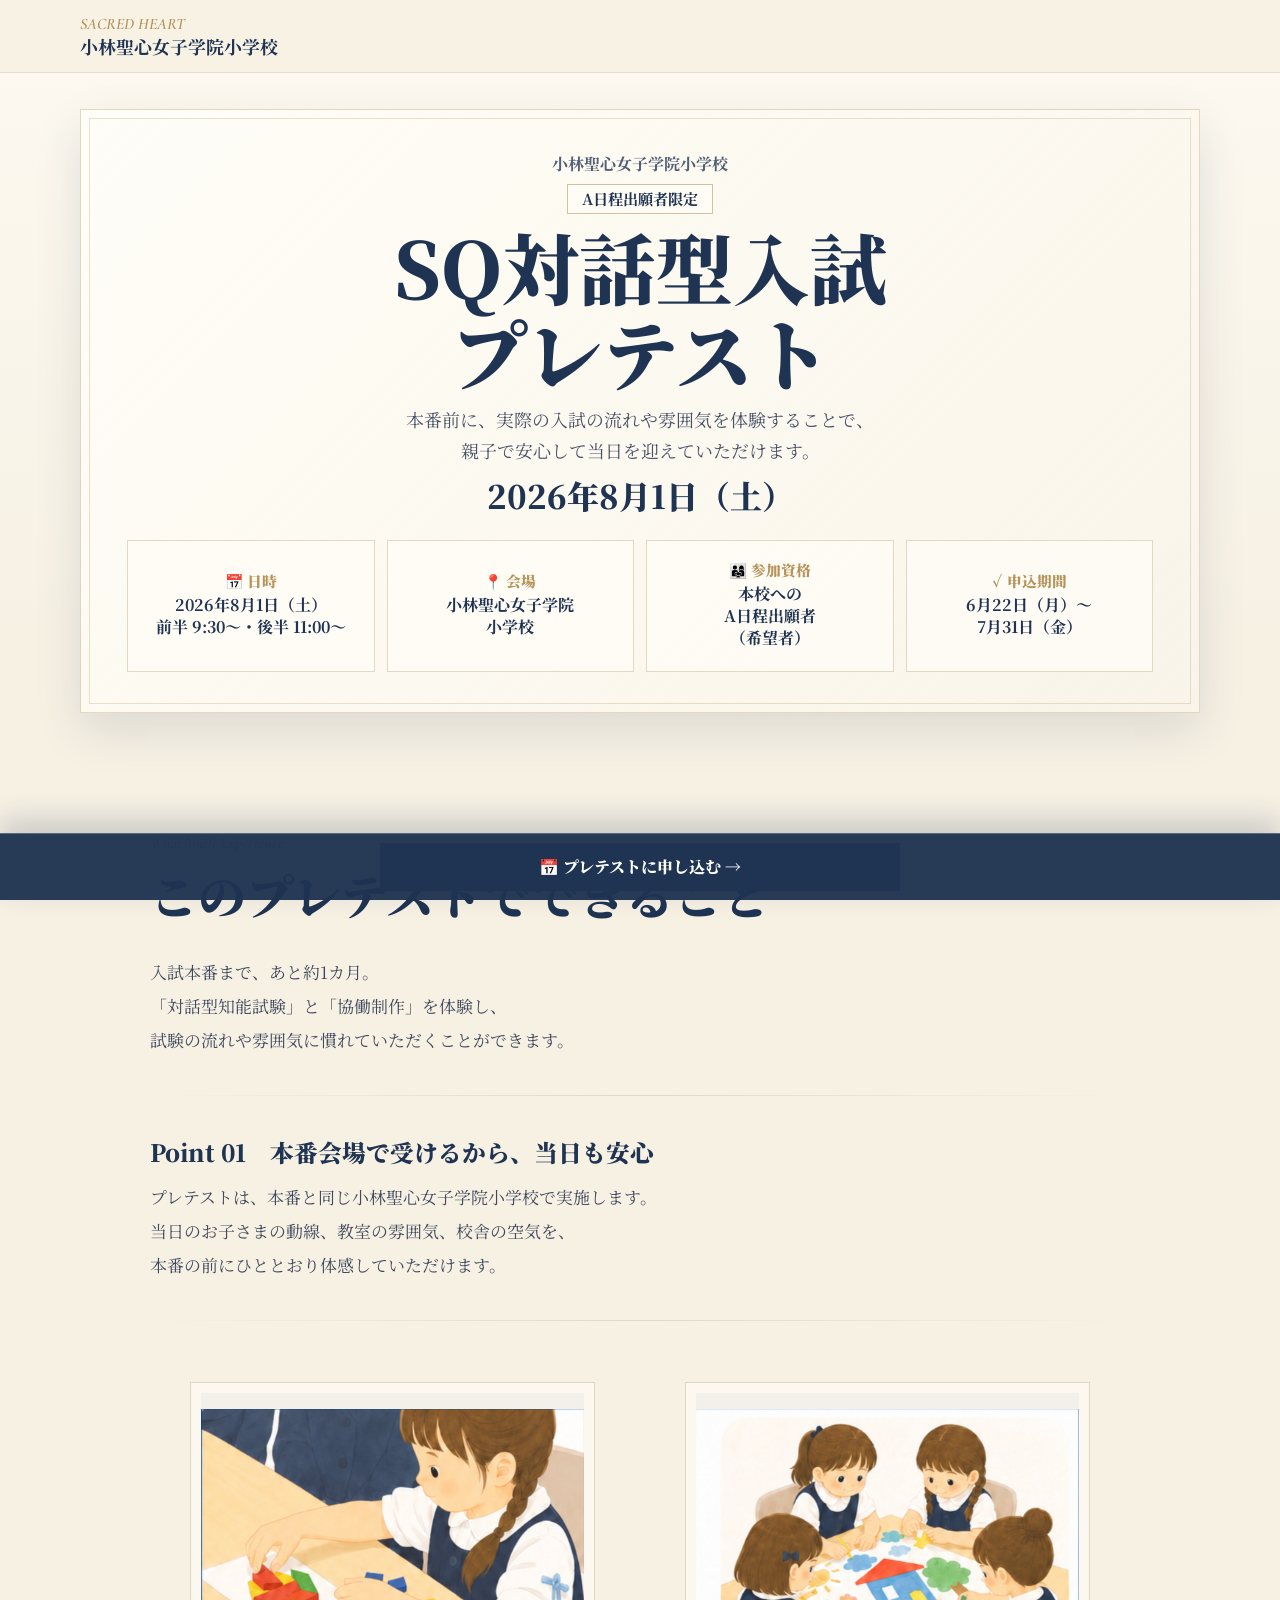
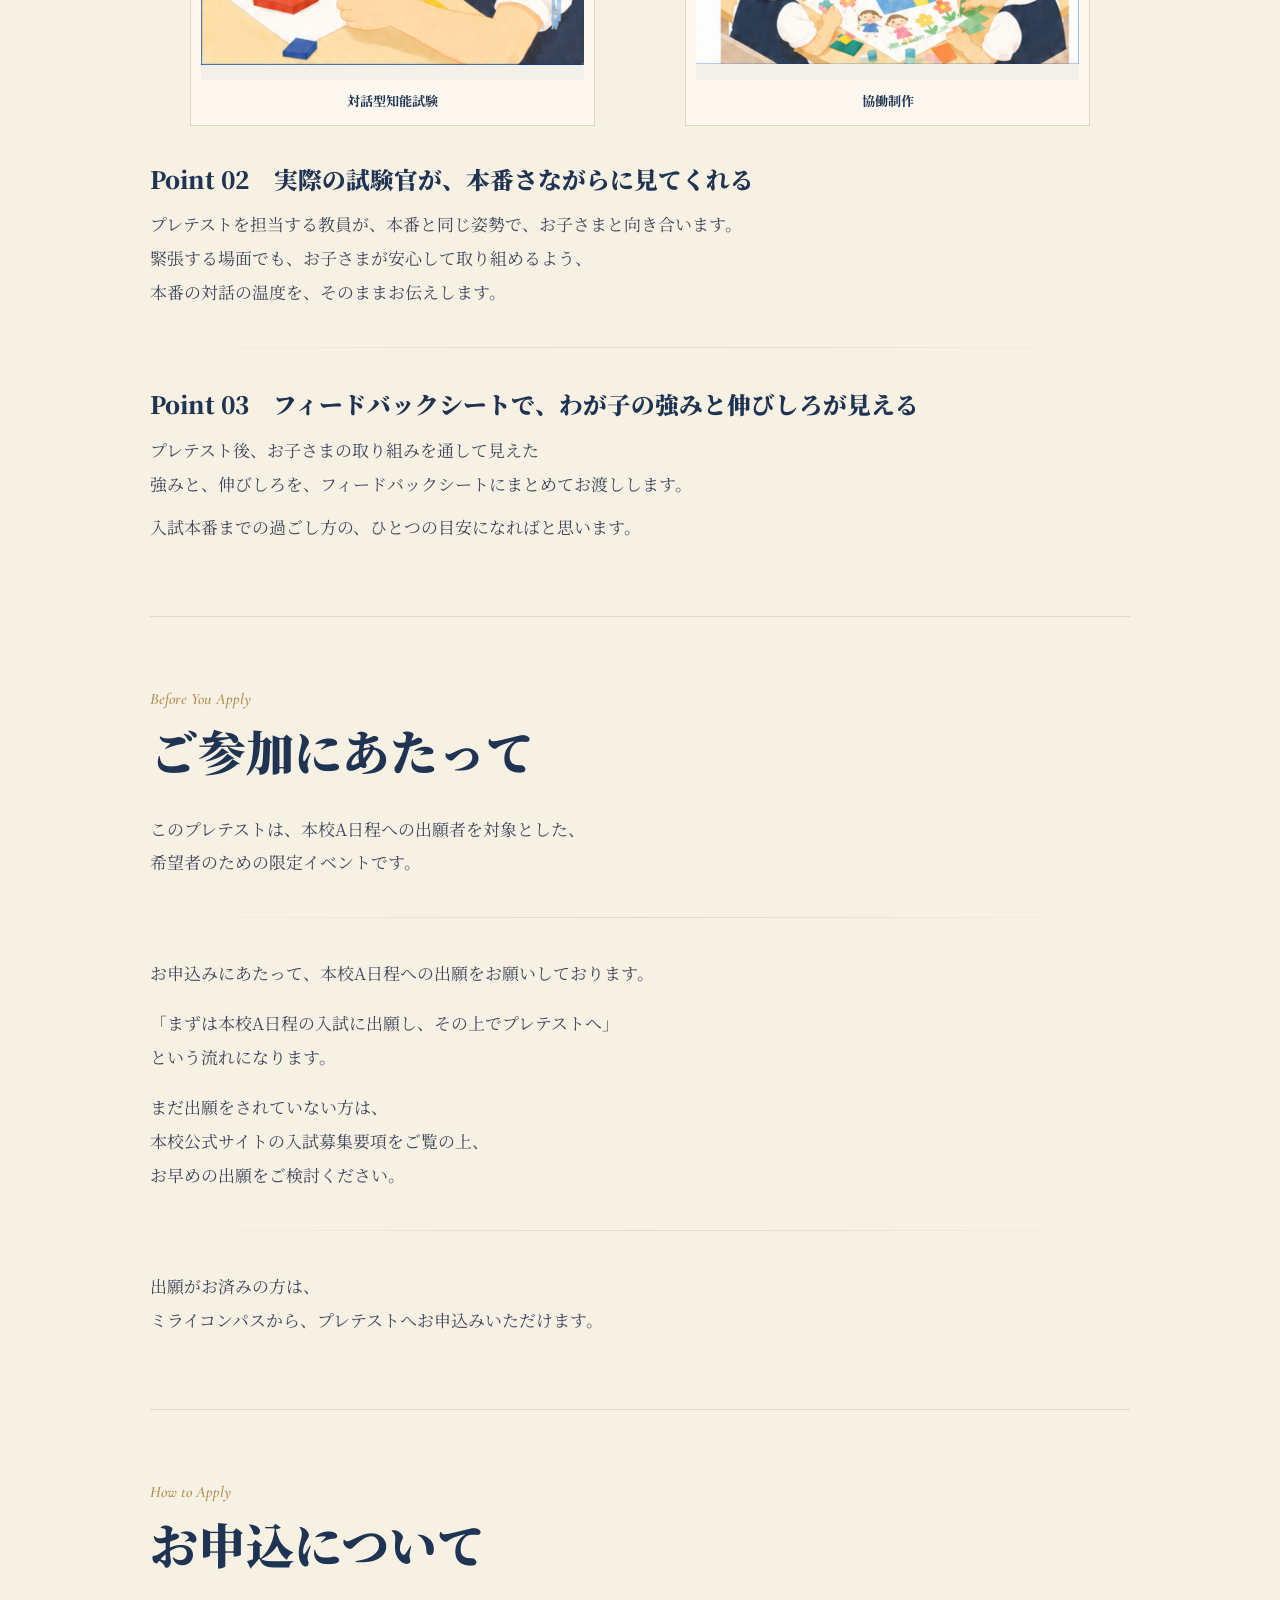
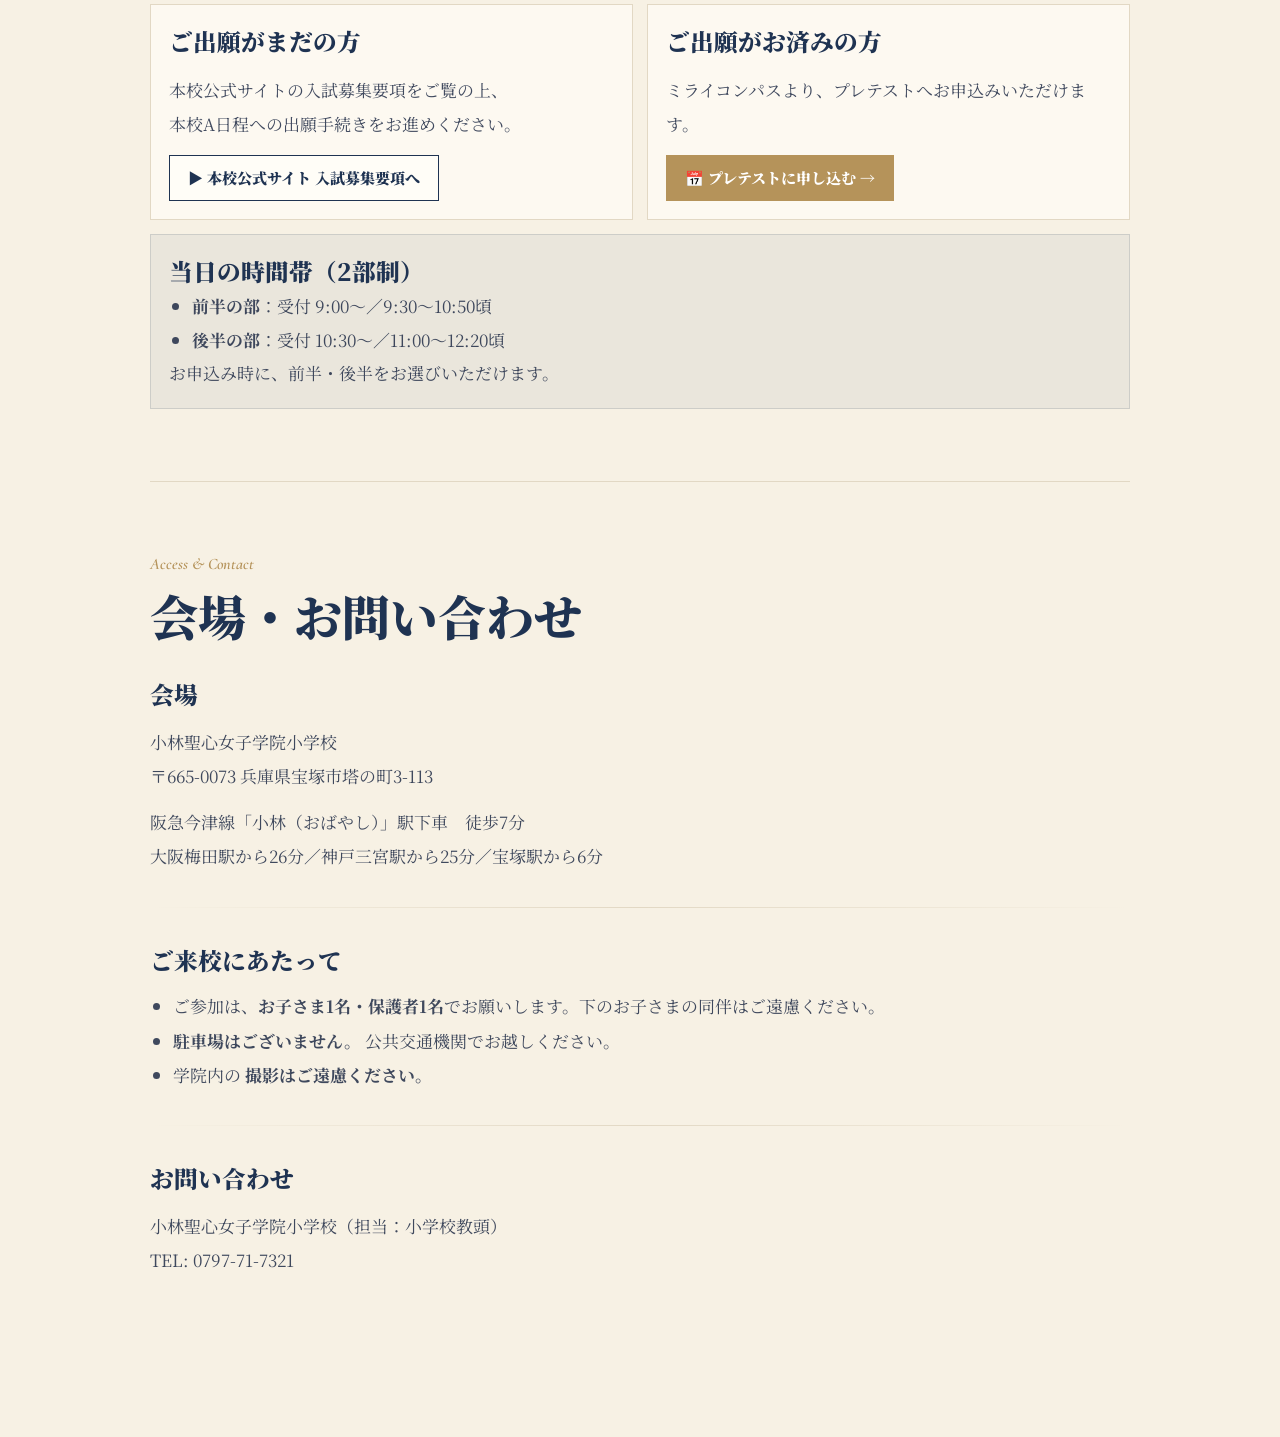
<file: index.html>
<!DOCTYPE html>
<html lang="ja">
<head>
  <meta charset="utf-8">
  <meta name="viewport" content="width=device-width, initial-scale=1">
  <title>SQ対話型入試 プレテスト｜小林聖心女子学院小学校</title>
  <meta name="description" content="2026年8月1日開催。小林聖心女子学院小学校のA日程出願者限定 SQ対話型入試 プレテストのご案内です。">
  <meta property="og:title" content="SQ対話型入試 プレテスト｜小林聖心女子学院小学校">
  <meta property="og:description" content="本番前に、実際の入試の流れや雰囲気を体験することで、親子で安心して当日を迎えていただけます。">
  <meta property="og:type" content="website">
  <meta property="og:url" content="https://oby-kouhou.github.io/oby-2026-0801-pretest/">
  <link rel="preconnect" href="https://fonts.googleapis.com">
  <link rel="preconnect" href="https://fonts.gstatic.com" crossorigin>
  <link href="https://fonts.googleapis.com/css2?family=Cormorant+Garamond:ital,wght@1,500;1,600&family=Noto+Serif+JP:wght@400;500;600;700;900&display=swap" rel="stylesheet">
  <link rel="stylesheet" href="./colors_and_type.css">
  <script async src="https://www.googletagmanager.com/gtag/js?id=G-WG4L0SGNJJ"></script>
  <script>
    window.dataLayer = window.dataLayer || [];
    function gtag(){dataLayer.push(arguments);}
    gtag('js', new Date());
    gtag('config', 'G-WG4L0SGNJJ');
  </script>
  <style>
    :root {
      --sh-ivory: #F7F1E4;
      --sh-navy: #1F3352;
      --sh-gold: #B5935A;
      --sh-gold-soft: #D8C095;
      --sh-ink: #25314A;
      --sh-paper: #FFFDF7;
      --sh-line: #E2D8C4;
      --sh-muted: #706B61;
      --sh-shadow: 0 18px 44px rgba(31, 51, 82, 0.12);
      color-scheme: light;
    }

    * {
      box-sizing: border-box;
    }

    html {
      scroll-behavior: smooth;
    }

    body {
      margin: 0;
      background:
        linear-gradient(180deg, rgba(255, 253, 247, 0.7), rgba(247, 241, 228, 0) 40rem),
        var(--sh-ivory);
      color: var(--sh-ink);
      font-family: "Noto Serif JP", "Hiragino Mincho ProN", "Yu Mincho", serif;
      letter-spacing: 0;
      padding-bottom: 76px;
    }

    a {
      color: inherit;
      text-decoration: none;
    }

    img {
      display: block;
      max-width: 100%;
    }

    .site-header {
      position: sticky;
      top: 0;
      z-index: 20;
      border-bottom: 1px solid rgba(226, 216, 196, 0.8);
      background: rgba(247, 241, 228, 0.93);
      backdrop-filter: blur(14px);
    }

    .header-inner {
      width: min(1120px, calc(100% - 32px));
      min-height: 54px;
      margin: 0 auto;
      display: flex;
      align-items: center;
      justify-content: space-between;
      gap: 16px;
    }

    .brand {
      display: grid;
      gap: 2px;
      min-width: 0;
      color: var(--sh-navy);
      font-weight: 700;
      line-height: 1.2;
    }

    .brand-en,
    .eyebrow {
      color: var(--sh-gold);
      font-family: "Cormorant Garamond", serif;
      font-style: italic;
      font-weight: 600;
      letter-spacing: 0;
    }

    .brand-en {
      font-size: 0.82rem;
    }

    .brand-ja {
      overflow: hidden;
      font-size: 0.88rem;
      text-overflow: ellipsis;
      white-space: nowrap;
    }

    .header-date {
      color: var(--sh-navy);
      font-size: 0.78rem;
      font-weight: 700;
      white-space: nowrap;
    }

    main {
      overflow: hidden;
    }

    .hero {
      width: min(1120px, calc(100% - 28px));
      margin: 0 auto;
      padding: 16px 0 26px;
    }

    .hero-panel {
      position: relative;
      display: grid;
      gap: 14px;
      padding: 18px 16px 16px;
      border: 1px solid rgba(181, 147, 90, 0.34);
      background:
        linear-gradient(135deg, rgba(255, 253, 247, 0.98), rgba(247, 241, 228, 0.72)),
        var(--sh-paper);
      box-shadow: var(--sh-shadow);
    }

    .hero-panel::before {
      content: "";
      position: absolute;
      inset: 8px;
      border: 1px solid rgba(181, 147, 90, 0.28);
      pointer-events: none;
    }

    .hero-copy {
      position: relative;
      z-index: 1;
      display: grid;
      gap: 9px;
      text-align: center;
    }

    .school-name {
      margin: 0;
      color: rgba(31, 51, 82, 0.78);
      font-size: 0.78rem;
      font-weight: 700;
    }

    .limited-label {
      width: fit-content;
      margin: 0 auto;
      padding: 5px 14px;
      border: 1px solid rgba(181, 147, 90, 0.55);
      background: rgba(255, 253, 247, 0.8);
      color: var(--sh-navy);
      font-size: 0.82rem;
      font-weight: 700;
      line-height: 1.2;
    }

    h1,
    h2,
    h3,
    p {
      margin: 0;
    }

    h1 {
      color: var(--sh-navy);
      font-size: clamp(2rem, 12vw, 4.8rem);
      font-weight: 900;
      line-height: 1.12;
    }

    .lead {
      color: rgba(37, 49, 74, 0.84);
      font-size: 0.88rem;
      line-height: 1.72;
    }

    .hero-date {
      color: var(--sh-navy);
      font-size: clamp(1.02rem, 5vw, 2rem);
      font-weight: 900;
      line-height: 1.28;
    }

    .info-grid {
      position: relative;
      z-index: 1;
      display: grid;
      grid-template-columns: repeat(2, minmax(0, 1fr));
      gap: 8px;
    }

    .info-card {
      min-height: 86px;
      display: grid;
      align-content: center;
      gap: 4px;
      padding: 10px 8px;
      border: 1px solid var(--sh-line);
      background: rgba(255, 253, 247, 0.82);
      text-align: center;
    }

    .info-card .label {
      color: var(--sh-gold);
      font-size: 0.76rem;
      font-weight: 900;
      line-height: 1.15;
    }

    .info-card .value {
      color: var(--sh-navy);
      font-size: 0.78rem;
      font-weight: 700;
      line-height: 1.38;
    }

    .hero-note {
      position: relative;
      z-index: 1;
      display: grid;
      gap: 6px;
      padding: 11px 12px;
      border-left: 3px solid var(--sh-gold);
      background: rgba(31, 51, 82, 0.06);
      color: var(--sh-navy);
      font-size: 0.86rem;
      font-weight: 700;
      line-height: 1.55;
    }

    .section {
      width: min(980px, calc(100% - 32px));
      margin: 0 auto;
      padding: 44px 0;
    }

    .section + .section {
      border-top: 1px solid var(--sh-line);
    }

    .section-head {
      display: grid;
      gap: 8px;
      margin-bottom: 26px;
    }

    .eyebrow {
      font-size: 1rem;
    }

    h2 {
      color: var(--sh-navy);
      font-size: clamp(1.68rem, 8vw, 3rem);
      font-weight: 900;
      line-height: 1.42;
    }

    .body-copy {
      display: grid;
      gap: 16px;
      color: rgba(37, 49, 74, 0.88);
      font-size: 1rem;
      line-height: 2;
    }

    .soft-rule {
      width: 100%;
      height: 1px;
      border: 0;
      margin: 22px 0;
      background: linear-gradient(90deg, transparent, var(--sh-line), transparent);
    }

    .point {
      display: grid;
      gap: 10px;
    }

    h3 {
      color: var(--sh-navy);
      font-size: clamp(1.08rem, 5vw, 1.48rem);
      font-weight: 900;
      line-height: 1.55;
    }

    .illust-row {
      display: grid;
      grid-template-columns: repeat(2, minmax(0, 1fr));
      gap: 10px;
      margin: 6px 0 2px;
    }

    .illust-card {
      display: grid;
      gap: 8px;
      align-content: start;
      min-height: 128px;
      padding: 10px;
      border: 1px solid rgba(181, 147, 90, 0.35);
      background: rgba(255, 253, 247, 0.62);
    }

    .illust-card img {
      width: 100%;
      aspect-ratio: 4 / 3;
      object-fit: contain;
      background: rgba(31, 51, 82, 0.04);
    }

    .illust-card figcaption {
      color: var(--sh-navy);
      font-size: 0.82rem;
      font-weight: 700;
      text-align: center;
    }

    .apply-grid {
      display: grid;
      gap: 14px;
    }

    .apply-box {
      display: grid;
      gap: 14px;
      padding: 18px;
      border: 1px solid var(--sh-line);
      background: rgba(255, 253, 247, 0.72);
    }

    .button-row {
      display: flex;
      flex-wrap: wrap;
      gap: 10px;
    }

    .button {
      display: inline-flex;
      min-height: 46px;
      align-items: center;
      justify-content: center;
      padding: 11px 18px;
      border: 1px solid var(--sh-navy);
      background: var(--sh-paper);
      color: var(--sh-navy);
      font-size: 0.94rem;
      font-weight: 900;
      line-height: 1.3;
      text-align: center;
      transition: transform 160ms ease, box-shadow 160ms ease;
    }

    .button:hover {
      box-shadow: 0 12px 24px rgba(31, 51, 82, 0.12);
      transform: translateY(-1px);
    }

    .button.gold {
      border-color: var(--sh-gold);
      background: var(--sh-gold);
      color: #fff;
    }

    .common-box {
      padding: 18px;
      border: 1px solid rgba(31, 51, 82, 0.14);
      background: rgba(31, 51, 82, 0.055);
    }

    ul {
      margin: 0;
      padding-left: 1.35em;
      line-height: 1.9;
    }

    li + li {
      margin-top: 2px;
    }

    .access-block {
      display: grid;
      gap: 12px;
    }

    .sticky-cta {
      position: fixed;
      right: 0;
      bottom: 0;
      left: 0;
      z-index: 50;
      padding: 9px 14px calc(9px + env(safe-area-inset-bottom));
      border-top: 1px solid rgba(255, 255, 255, 0.24);
      background: rgba(31, 51, 82, 0.96);
      box-shadow: 0 -12px 30px rgba(31, 51, 82, 0.22);
    }

    .sticky-cta a {
      display: flex;
      min-height: 48px;
      width: min(520px, 100%);
      align-items: center;
      justify-content: center;
      margin: 0 auto;
      background: var(--sh-navy);
      color: #fff;
      font-size: 1rem;
      font-weight: 900;
      line-height: 1.25;
      text-align: center;
    }

    @media (max-width: 374px) {
      .header-inner {
        width: calc(100% - 24px);
      }

      .brand-ja {
        font-size: 0.78rem;
      }

      .header-date {
        font-size: 0.7rem;
      }

      .hero {
        width: calc(100% - 20px);
        padding-top: 10px;
      }

      .hero-panel {
        gap: 10px;
        padding: 14px 12px;
      }

      h1 {
        font-size: 1.82rem;
      }

      .lead {
        font-size: 0.8rem;
        line-height: 1.58;
      }

      .info-card {
        min-height: 76px;
        padding: 8px 6px;
      }

      .info-card .value,
      .info-card .label {
        font-size: 0.7rem;
      }
    }

    @media (min-width: 760px) {
      body {
        padding-bottom: 88px;
      }

      .header-inner {
        min-height: 72px;
      }

      .brand-en {
        font-size: 1rem;
      }

      .brand-ja {
        font-size: 1.12rem;
      }

      .header-date {
        font-size: 0.96rem;
      }

      .hero {
        padding: 36px 0 48px;
      }

      .hero-panel {
        gap: 24px;
        padding: 42px 46px 40px;
      }

      .school-name {
        font-size: 1rem;
      }

      .limited-label {
        font-size: 0.95rem;
      }

      .lead {
        font-size: 1.12rem;
      }

      .info-grid {
        grid-template-columns: repeat(4, minmax(0, 1fr));
        gap: 12px;
      }

      .info-card {
        min-height: 132px;
        padding: 18px 12px;
      }

      .info-card .label {
        font-size: 0.92rem;
      }

      .info-card .value {
        font-size: 1rem;
      }

      .hero-note {
        grid-template-columns: auto 1fr;
        gap: 22px;
        align-items: center;
        padding: 18px 22px;
        font-size: 1rem;
      }

      .section {
        padding: 72px 0;
      }

      .body-copy {
        font-size: 1.06rem;
      }

      .illust-row,
      .apply-grid {
        grid-template-columns: repeat(2, minmax(0, 1fr));
      }

      .common-box {
        grid-column: 1 / -1;
      }
    }
  </style>
</head>
<body>
  <header class="site-header">
    <div class="header-inner">
      <a class="brand" href="#top" aria-label="小林聖心女子学院小学校">
        <span class="brand-en">SACRED HEART</span>
        <span class="brand-ja">小林聖心女子学院小学校</span>
      </a>
    </div>
  </header>

  <main id="top">
    <section class="hero" aria-labelledby="hero-title">
      <div class="hero-panel">
        <div class="hero-copy">
          <p class="school-name">小林聖心女子学院小学校</p>
          <p class="limited-label">A日程出願者限定</p>
          <h1 id="hero-title">SQ対話型入試<br>プレテスト</h1>
          <p class="lead">本番前に、実際の入試の流れや雰囲気を体験することで、<br>親子で安心して当日を迎えていただけます。</p>
          <p class="hero-date">2026年8月1日（土）</p>
        </div>

        <div class="info-grid" aria-label="開催概要">
          <article class="info-card">
            <p class="label">📅 日時</p>
            <p class="value">2026年8月1日（土）<br>前半 9:30〜・後半 11:00〜</p>
          </article>
          <article class="info-card">
            <p class="label">📍 会場</p>
            <p class="value">小林聖心女子学院<br>小学校</p>
          </article>
          <article class="info-card">
            <p class="label">👨‍👩‍👧 参加資格</p>
            <p class="value">本校への<br>A日程出願者<br>（希望者）</p>
          </article>
          <article class="info-card">
            <p class="label">✓ 申込期間</p>
            <p class="value">6月22日（月）〜<br>7月31日（金）</p>
          </article>
        </div>

      </div>
    </section>

    <section class="section" aria-labelledby="experience-title">
      <div class="section-head">
        <p class="eyebrow">What You'll Experience</p>
        <h2 id="experience-title">このプレテストでできること</h2>
      </div>
      <div class="body-copy">
        <p>入試本番まで、あと約1カ月。<br>「対話型知能試験」と「協働制作」を体験し、<br>試験の流れや雰囲気に慣れていただくことができます。</p>
        <hr class="soft-rule">
        <article class="point">
          <h3>Point 01　本番会場で受けるから、当日も安心</h3>
          <p>プレテストは、本番と同じ小林聖心女子学院小学校で実施します。<br>当日のお子さまの動線、教室の雰囲気、校舎の空気を、<br>本番の前にひととおり体感していただけます。</p>
        </article>
        <hr class="soft-rule">
        <div class="illust-row" aria-label="対話型知能試験と協働制作のイラスト">
          <figure class="illust-card">
            <img src="./photos/illust-sq-taiwa.png" alt="対話型知能試験のイラスト">
            <figcaption>対話型知能試験</figcaption>
          </figure>
          <figure class="illust-card">
            <img src="./photos/illust-kyodo-seisaku.png" alt="協働制作のイラスト">
            <figcaption>協働制作</figcaption>
          </figure>
        </div>
        <article class="point">
          <h3>Point 02　実際の試験官が、本番さながらに見てくれる</h3>
          <p>プレテストを担当する教員が、本番と同じ姿勢で、お子さまと向き合います。<br>緊張する場面でも、お子さまが安心して取り組めるよう、<br>本番の対話の温度を、そのままお伝えします。</p>
        </article>
        <hr class="soft-rule">
        <article class="point">
          <h3>Point 03　フィードバックシートで、わが子の強みと伸びしろが見える</h3>
          <p>プレテスト後、お子さまの取り組みを通して見えた<br>強みと、伸びしろを、フィードバックシートにまとめてお渡しします。</p>
          <p>入試本番までの過ごし方の、ひとつの目安になればと思います。</p>
        </article>
      </div>
    </section>

    <section class="section" aria-labelledby="before-title">
      <div class="section-head">
        <p class="eyebrow">Before You Apply</p>
        <h2 id="before-title">ご参加にあたって</h2>
      </div>
      <div class="body-copy">
        <p>このプレテストは、本校A日程への出願者を対象とした、<br>希望者のための限定イベントです。</p>
        <hr class="soft-rule">
        <p>お申込みにあたって、本校A日程への出願をお願いしております。</p>
        <p>「まずは本校A日程の入試に出願し、その上でプレテストへ」<br>という流れになります。</p>
        <p>まだ出願をされていない方は、<br>本校公式サイトの入試募集要項をご覧の上、<br>お早めの出願をご検討ください。</p>
        <hr class="soft-rule">
        <p>出願がお済みの方は、<br>ミライコンパスから、プレテストへお申込みいただけます。</p>
      </div>
    </section>

    <section class="section" aria-labelledby="apply-title">
      <div class="section-head">
        <p class="eyebrow">How to Apply</p>
        <h2 id="apply-title">お申込について</h2>
      </div>
      <div class="apply-grid body-copy">
        <article class="apply-box">
          <h3>ご出願がまだの方</h3>
          <p>本校公式サイトの入試募集要項をご覧の上、<br>本校A日程への出願手続きをお進めください。</p>
          <div class="button-row">
            <a class="button" href="https://www.oby-sacred-heart.ed.jp/nyushi/" data-cta-location="output">▶ 本校公式サイト 入試募集要項へ</a>
          </div>
        </article>
        <article class="apply-box">
          <h3>ご出願がお済みの方</h3>
          <p>ミライコンパスより、プレテストへお申込みいただけます。</p>
          <div class="button-row">
            <a class="button gold" href="https://oby-kouhou.github.io/oby-2026-0801-pretest/go/?s=lp" data-cta-location="pretest">📅 プレテストに申し込む →</a>
          </div>
        </article>
        <article class="common-box">
          <h3>当日の時間帯（2部制）</h3>
          <ul>
            <li><strong>前半の部</strong>：受付 9:00〜／9:30〜10:50頃</li>
            <li><strong>後半の部</strong>：受付 10:30〜／11:00〜12:20頃</li>
          </ul>
          <p>お申込み時に、前半・後半をお選びいただけます。</p>
        </article>
      </div>
    </section>

    <section class="section" aria-labelledby="access-title">
      <div class="section-head">
        <p class="eyebrow">Access & Contact</p>
        <h2 id="access-title">会場・お問い合わせ</h2>
      </div>
      <div class="body-copy access-block">
        <h3>会場</h3>
        <p>小林聖心女子学院小学校<br>〒665-0073 兵庫県宝塚市塔の町3-113</p>
        <p>阪急今津線「小林（おばやし）」駅下車　徒歩7分<br>大阪梅田駅から26分／神戸三宮駅から25分／宝塚駅から6分</p>
        <hr class="soft-rule">
        <h3>ご来校にあたって</h3>
        <ul>
          <li>ご参加は、<strong>お子さま1名・保護者1名</strong>でお願いします。下のお子さまの同伴はご遠慮ください。</li>
          <li><strong>駐車場はございません。</strong> 公共交通機関でお越しください。</li>
          <li>学院内の <strong>撮影はご遠慮ください。</strong></li>
        </ul>
        <hr class="soft-rule">
        <h3>お問い合わせ</h3>
        <p>小林聖心女子学院小学校（担当：小学校教頭）<br>TEL: 0797-71-7321</p>
      </div>
    </section>
  </main>

  <div class="sticky-cta" aria-label="プレテスト申込">
    <a href="https://oby-kouhou.github.io/oby-2026-0801-pretest/go/?s=lp" data-cta-location="sticky">📅 プレテストに申し込む →</a>
  </div>

  <script>
    document.querySelectorAll('.illust-card img').forEach(function(img) {
      img.addEventListener('error', function() {
        var label = img.getAttribute('alt').replace('のイラスト', '');
        var svg = '<svg xmlns="http://www.w3.org/2000/svg" viewBox="0 0 640 480"><rect width="640" height="480" fill="#FFFDF7"/><rect x="34" y="34" width="572" height="412" fill="none" stroke="#D8C095" stroke-width="3"/><circle cx="320" cy="188" r="58" fill="#F7F1E4" stroke="#B5935A" stroke-width="3"/><path d="M172 334c70-72 116-70 170-18 48-54 90-78 166 18" fill="none" stroke="#1F3352" stroke-width="10" stroke-linecap="round"/><text x="320" y="408" text-anchor="middle" fill="#1F3352" font-family="serif" font-size="34" font-weight="700">' + label + '</text></svg>';
        img.onerror = null;
        img.src = 'data:image/svg+xml;charset=UTF-8,' + encodeURIComponent(svg);
      });
    });

    document.querySelectorAll('[data-cta-location]').forEach(function(link) {
      link.addEventListener('click', function() {
        if (typeof gtag === 'function') {
          gtag('event', 'cta_click', {
            cta_location: link.getAttribute('data-cta-location')
          });
        }
      });
    });
  </script>
</body>
</html>
</file>
<file: colors_and_type.css>
/* =========================================================================
   小林聖心女子学院 — Colors & Type Tokens
   OBAYASHI Sacred Heart School (小学校・中学校・高等学校)
   -------------------------------------------------------------------------
   Grounded in the school's actual visual identity:
   - PRIMARY  : Deep navy (制服カラー・校章色) — the institutional anchor
   - NEUTRALS : Warm ivory / cream — brochure paper base
   - ACCENTS  : Peach / Mint / Lavender / Coral — the "少しだけ攻めた" palette
                from the 2023 renewal brochure, used to break the
                traditionally-stiff navy-only image. Each color also
                codes one of the three Stages:
                  Stage I  (1–4年)  → Peach / Coral
                  Stage II (5–8年)  → Mint / Teal
                  Stage III(9–12年) → Lavender / Dusty purple
   ========================================================================= */

@import url('https://fonts.googleapis.com/css2?family=Cormorant+Garamond:ital,wght@0,300;0,400;0,500;0,600;1,300;1,400;1,500&family=Noto+Serif+JP:wght@300;400;500;600;700&family=Noto+Sans+JP:wght@300;400;500;600;700&display=swap');

:root {
  /* ---------------------------------------------------------------------
     CORE — Navy (primary) + Ivory (neutral base)
     --------------------------------------------------------------------- */
  --sh-navy:         #1F3352;   /* primary — 制服の紺 */
  --sh-navy-deep:    #14213D;   /* pressed / heading ink */
  --sh-navy-soft:    #3D5278;   /* secondary text */
  --sh-navy-tint:    #E5EAF2;   /* pale navy wash */

  /* Warm ivory / cream — brochure paper */
  --sh-ivory:        #F7F1E4;   /* page background */
  --sh-paper:        #FBF7EC;   /* card surface */
  --sh-paper-deep:   #EFE6D2;   /* inset band */
  --sh-cream:        #F2E8D5;   /* warmer cream wash */
  --sh-stone:        #D9CFB8;   /* divider on ivory */
  --sh-stone-deep:   #9C907A;   /* muted metadata */

  --sh-white:        #FFFFFF;
  --sh-ink:          #1A1714;   /* near-black, warm undertone */
  --sh-ink-soft:     #5A5148;

  /* ---------------------------------------------------------------------
     BROCHURE ACCENT PALETTE — "少しだけ攻めた" carefully-playful accents
     Sampled directly from the 2023 renewal brochure. Muted pastels,
     never fully saturated — they sit next to navy without fighting it.
     --------------------------------------------------------------------- */

  /* Peach / Coral — Stage I (1–4年生) */
  --sh-peach:        #F4B89A;   /* Stage I band */
  --sh-peach-soft:   #FBE1D2;   /* peach wash / bg */
  --sh-coral:        #E87A5C;   /* coral accent / florals */
  --sh-coral-deep:   #C4563F;

  /* Mint / Teal — cover + Stage II (5–8年生) */
  --sh-mint:         #9ED3CC;   /* cover teal */
  --sh-mint-soft:    #D7EBE7;   /* mint wash / bg */
  --sh-teal:         #5AA9A0;   /* deeper mint */
  --sh-teal-deep:    #357A72;

  /* Lavender / Dusty purple — Stage III (9–12年生) */
  --sh-lavender:     #C9BEE0;   /* Stage III band */
  --sh-lavender-soft:#ECE5F5;   /* lavender wash / bg */
  --sh-violet:       #8B7AB0;   /* violet accent */
  --sh-violet-deep:  #5F4F87;

  /* Pink — used sparingly in campus map + club section */
  --sh-pink:         #F5C7C9;
  --sh-pink-soft:    #FAE3E4;
  --sh-rose:         #D67A80;

  /* Yellow/ochre — tiny accent in activity tags (washi-tape feel) */
  --sh-sun:          #F2C94C;
  --sh-sun-soft:     #FAE6A8;

  /* Semantic — kept muted */
  --sh-info:         var(--sh-teal);
  --sh-success:      #5C8A6B;
  --sh-warning:      #C89A3C;
  --sh-error:        #B24A3A;

  /* ---------------------------------------------------------------------
     SEMANTIC ROLES
     --------------------------------------------------------------------- */
  --bg:              var(--sh-ivory);
  --bg-surface:      var(--sh-paper);
  --bg-inset:        var(--sh-paper-deep);
  --bg-dark:         var(--sh-navy-deep);

  --fg:              var(--sh-ink);
  --fg-soft:         var(--sh-ink-soft);
  --fg-muted:        var(--sh-stone-deep);
  --fg-on-dark:      var(--sh-ivory);

  --accent:          var(--sh-navy);
  --accent-hover:    var(--sh-navy-soft);
  --accent-press:    var(--sh-navy-deep);

  --border:          var(--sh-stone);
  --border-soft:     #E6DCC5;
  --border-strong:   var(--sh-stone-deep);

  /* Stage tokens — use these when theming Stage-specific sections */
  --stage-1:         var(--sh-peach);
  --stage-1-soft:    var(--sh-peach-soft);
  --stage-1-ink:     var(--sh-coral-deep);

  --stage-2:         var(--sh-mint);
  --stage-2-soft:    var(--sh-mint-soft);
  --stage-2-ink:     var(--sh-teal-deep);

  --stage-3:         var(--sh-lavender);
  --stage-3-soft:    var(--sh-lavender-soft);
  --stage-3-ink:     var(--sh-violet-deep);

  /* Legacy aliases for generic naming */
  --fg1: var(--fg);  --fg2: var(--fg-soft);  --fg3: var(--fg-muted);
  --bg1: var(--bg);  --bg2: var(--bg-surface); --bg3: var(--bg-inset);

  /* ---------------------------------------------------------------------
     TYPOGRAPHY
     -------------------------------------------------------------------
     Brochure + website use Hiragino Mincho for display Japanese and
     Hiragino Kaku Gothic for body. For portability we fall through to
     Noto Serif JP / Noto Sans JP. Cormorant Garamond is the Latin
     display face (used for "OBAYASHI", "Stage I/II/III", "Big You,
     small i" on the cover).
     --------------------------------------------------------------------- */
  --font-serif-jp: "Hiragino Mincho ProN", "Hiragino Mincho Pro",
                   "YuMincho", "Yu Mincho", "Noto Serif JP",
                   "游明朝", serif;
  --font-sans-jp:  "Hiragino Kaku Gothic ProN", "Hiragino Kaku Gothic Pro",
                   "YuGothic", "Yu Gothic", "Noto Sans JP",
                   "游ゴシック", sans-serif;
  --font-serif-en: "Cormorant Garamond", "Adobe Garamond Pro", Garamond,
                   "Times New Roman", serif;
  --font-display:  var(--font-serif-jp);
  --font-body:     var(--font-sans-jp);
  --font-mono:     ui-monospace, "SFMono-Regular", Menlo, Consolas, monospace;

  --fw-light:    300;
  --fw-regular:  400;
  --fw-medium:   500;
  --fw-semibold: 600;
  --fw-bold:     700;

  --fs-hero:   clamp(40px, 5.5vw, 72px);
  --fs-h1:     clamp(30px, 3.2vw, 44px);
  --fs-h2:     clamp(24px, 2.4vw, 32px);
  --fs-h3:     20px;
  --fs-h4:     17px;
  --fs-body:   16px;
  --fs-small:  14px;
  --fs-caption:12px;

  --lh-tight:    1.25;
  --lh-display:  1.6;
  --lh-body:     1.9;
  --lh-tightest: 1.1;

  --ls-display: 0.05em;
  --ls-body:    0.02em;
  --ls-caps:    0.18em;

  /* ---------------------------------------------------------------------
     SPACING / RADII / SHADOWS
     --------------------------------------------------------------------- */
  --sp-1: 4px;   --sp-2: 8px;   --sp-3: 12px;  --sp-4: 16px;
  --sp-5: 24px;  --sp-6: 32px;  --sp-7: 48px;  --sp-8: 64px;  --sp-9: 96px;

  --radius-none: 0;
  --radius-sm:   2px;
  --radius-md:   4px;
  --radius-lg:   8px;      /* rarely used; brochure rounds photo corners mildly */
  --radius-pill: 999px;

  --shadow-1: 0 1px 2px rgba(20, 33, 61, 0.05),
              0 1px 1px rgba(20, 33, 61, 0.03);
  --shadow-2: 0 4px 12px rgba(20, 33, 61, 0.07),
              0 1px 2px rgba(20, 33, 61, 0.04);
  --shadow-3: 0 12px 28px rgba(20, 33, 61, 0.10),
              0 2px 6px rgba(20, 33, 61, 0.05);
  --shadow-inset: inset 0 0 0 1px var(--border-soft);

  --rule-ink:  1px solid var(--border);
  --rule-navy: 1px solid var(--sh-navy);
}

/* =========================================================================
   SEMANTIC ELEMENT STYLES
   ========================================================================= */

.sh-body {
  font-family: var(--font-body);
  font-weight: var(--fw-regular);
  font-size: var(--fs-body);
  line-height: var(--lh-body);
  letter-spacing: var(--ls-body);
  color: var(--fg);
  background: var(--bg);
}

.sh-h1, .sh-display {
  font-family: var(--font-display);
  font-weight: var(--fw-regular);
  font-size: var(--fs-h1);
  line-height: var(--lh-display);
  letter-spacing: var(--ls-display);
  color: var(--sh-navy-deep);
}

.sh-hero {
  font-family: var(--font-display);
  font-weight: var(--fw-regular);
  font-size: var(--fs-hero);
  line-height: var(--lh-display);
  letter-spacing: var(--ls-display);
  color: var(--sh-navy-deep);
}

.sh-h2 {
  font-family: var(--font-display);
  font-weight: var(--fw-regular);
  font-size: var(--fs-h2);
  line-height: var(--lh-display);
  letter-spacing: var(--ls-display);
  color: var(--sh-navy-deep);
}

.sh-h3 {
  font-family: var(--font-sans-jp);
  font-weight: var(--fw-semibold);
  font-size: var(--fs-h3);
  line-height: 1.5;
  letter-spacing: var(--ls-body);
  color: var(--fg);
}

.sh-eyebrow {
  font-family: var(--font-serif-en);
  font-style: italic;
  font-weight: var(--fw-regular);
  font-size: var(--fs-small);
  letter-spacing: var(--ls-caps);
  text-transform: uppercase;
  color: var(--sh-navy);
}

.sh-caption, .sh-meta {
  font-family: var(--font-body);
  font-size: var(--fs-caption);
  line-height: 1.5;
  letter-spacing: var(--ls-body);
  color: var(--fg-muted);
}

.sh-p {
  font-family: var(--font-body);
  font-size: var(--fs-body);
  line-height: var(--lh-body);
  color: var(--fg);
}

.sh-lede {
  font-family: var(--font-serif-jp);
  font-size: 18px;
  line-height: 2.1;
  letter-spacing: 0.04em;
  color: var(--sh-navy);
}

.sh-quote {
  font-family: var(--font-serif-jp);
  font-weight: var(--fw-light);
  font-size: clamp(20px, 2.4vw, 28px);
  line-height: 2.2;
  letter-spacing: 0.08em;
  color: var(--sh-navy-deep);
  text-align: center;
}

.sh-motto {
  font-family: var(--font-serif-en);
  font-style: italic;
  font-size: 15px;
  letter-spacing: 0.1em;
  color: var(--sh-navy);
}

.sh-vertical {
  writing-mode: vertical-rl;
  text-orientation: upright;
  letter-spacing: 0.2em;
}

/* Stage ribbon — brochure-style rounded tag */
.sh-stage-tag {
  display: inline-block;
  padding: 6px 18px 6px 22px;
  font-family: var(--font-sans-jp);
  font-size: 13px;
  font-weight: 500;
  letter-spacing: 0.1em;
  color: var(--sh-white);
  border-radius: 0 999px 999px 0;
}
.sh-stage-tag[data-stage="1"] { background: var(--sh-peach); color: var(--sh-coral-deep); }
.sh-stage-tag[data-stage="2"] { background: var(--sh-mint);  color: var(--sh-teal-deep); }
.sh-stage-tag[data-stage="3"] { background: var(--sh-lavender); color: var(--sh-violet-deep); }
</file>
